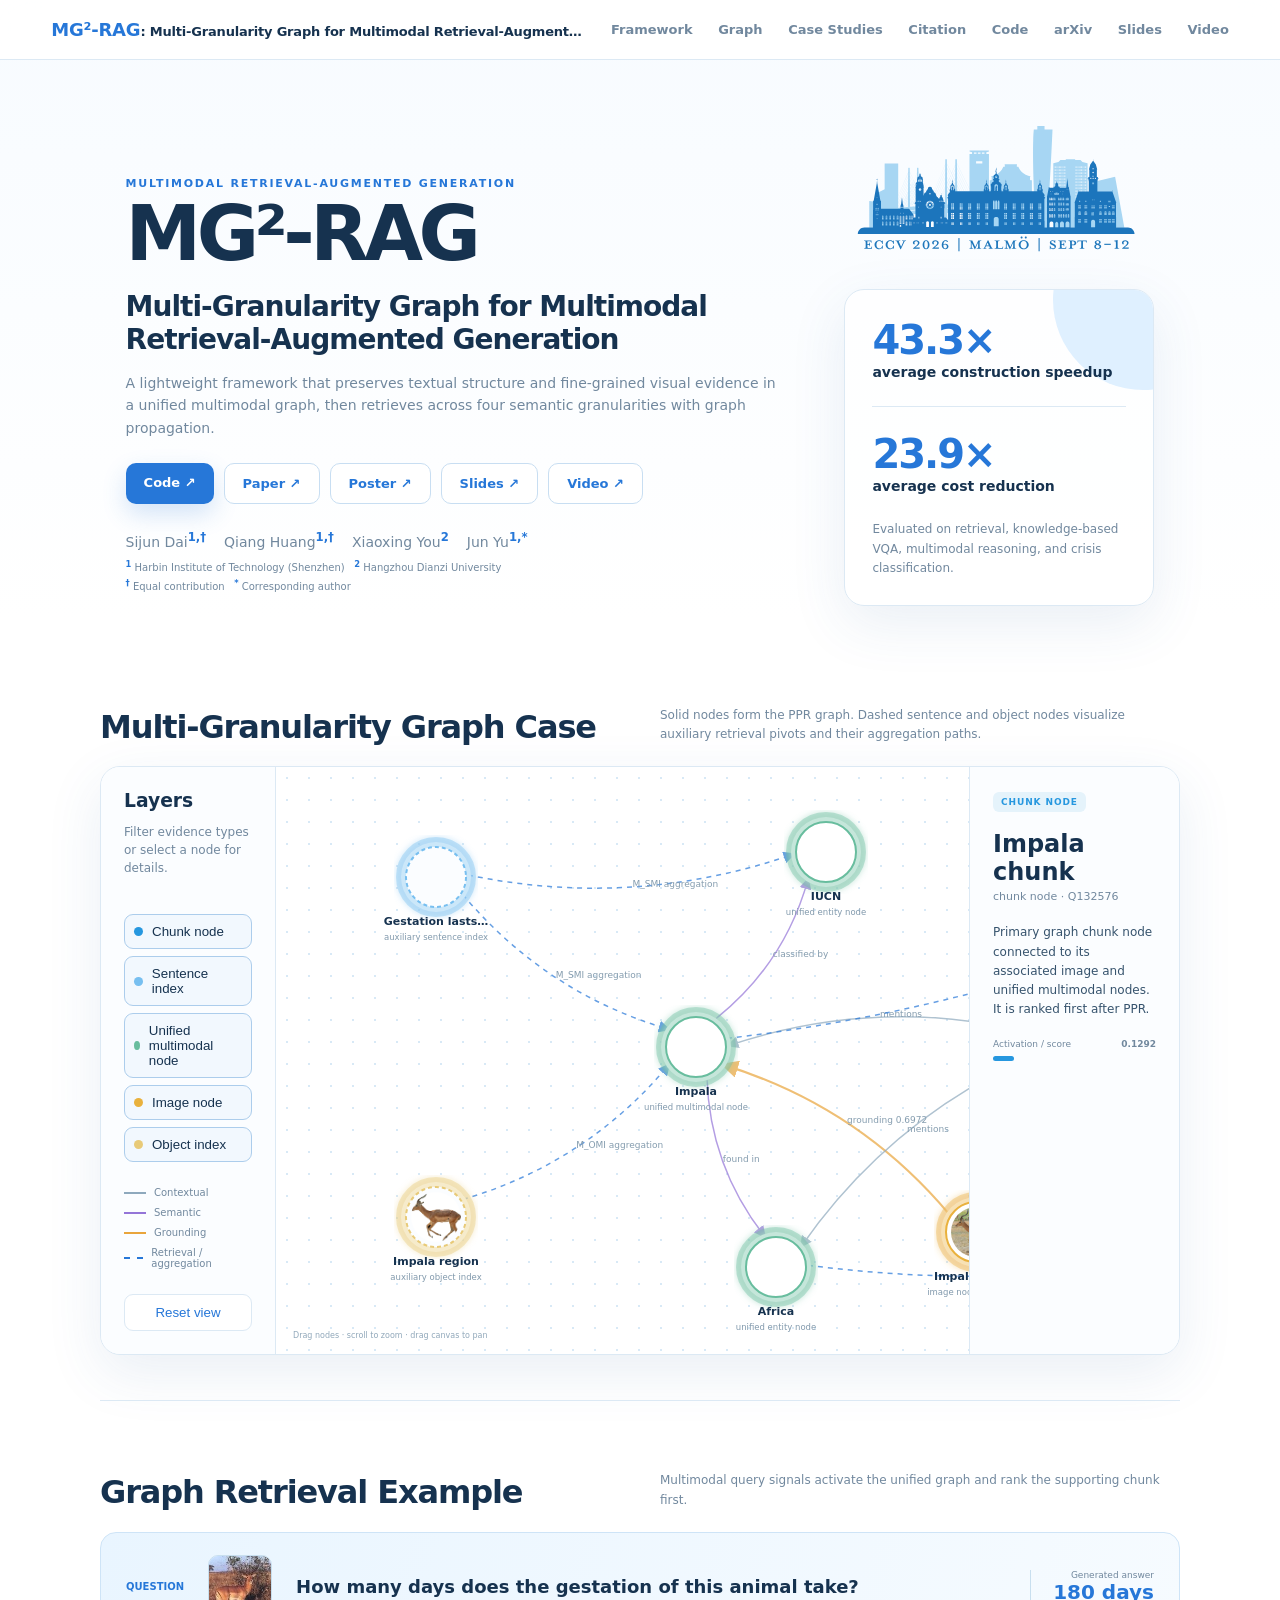
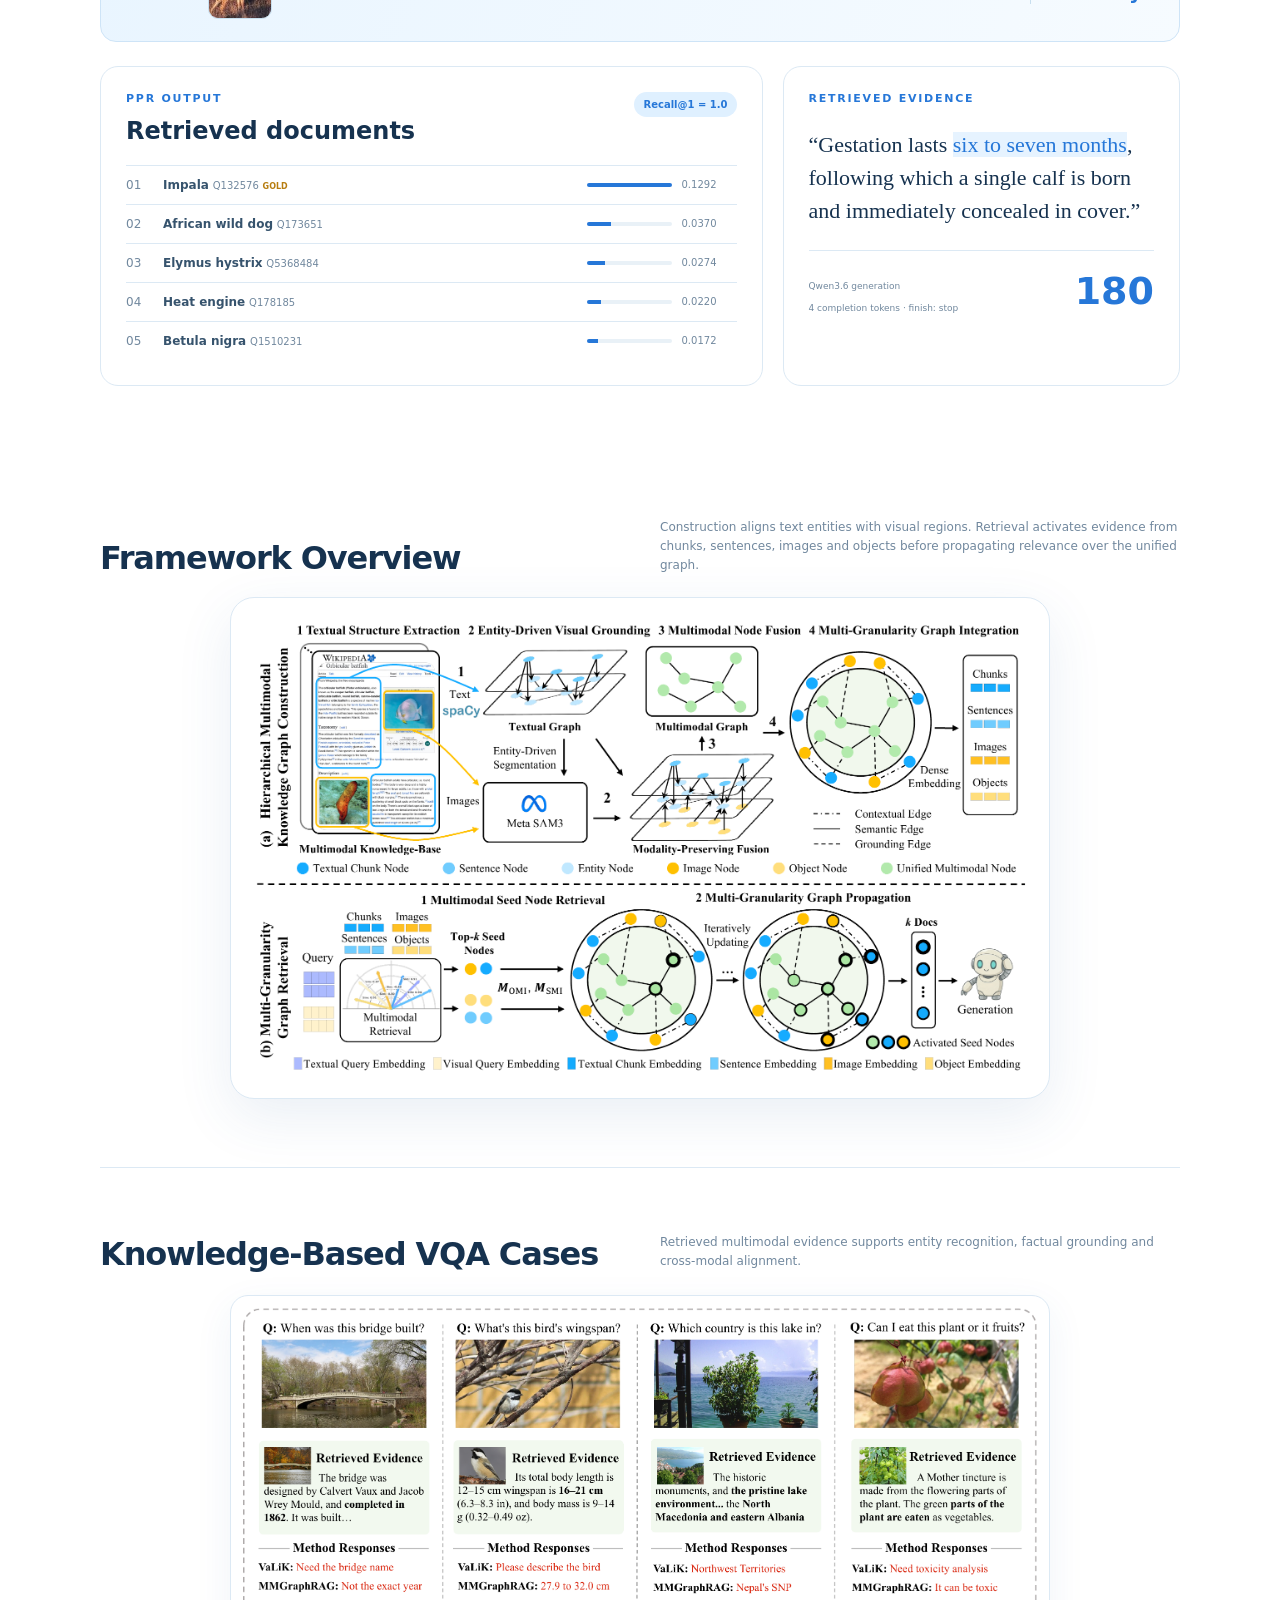
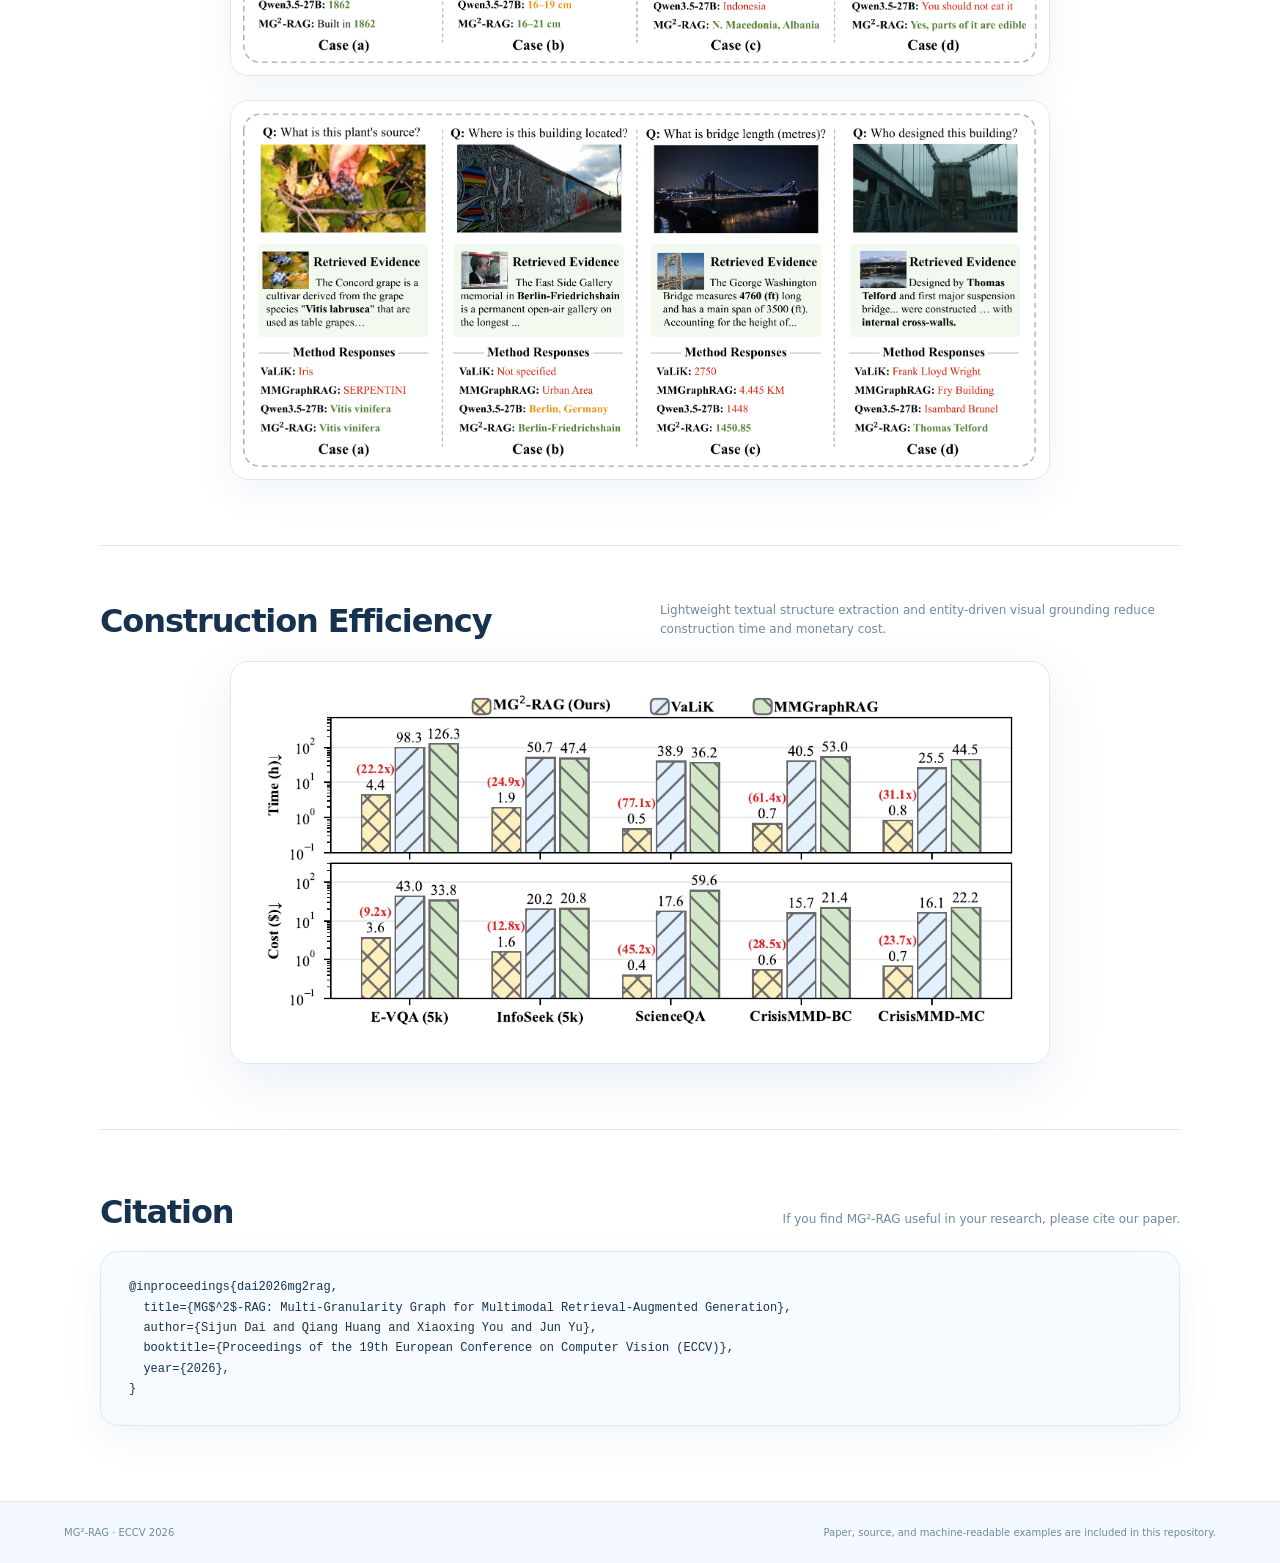
<file: examples/web/index.html>
<!doctype html>
<html lang="en">
<head>
  <meta charset="utf-8">
  <meta name="viewport" content="width=device-width, initial-scale=1">
  <meta name="description" content="MG2-RAG paper and interactive multimodal graph visualization">
  <title>MG²-RAG · Paper & Interactive Demo</title>
  <link rel="stylesheet" href="styles.css">
</head>
<body>
  <header class="topbar">
    <a class="brand" href="https://arxiv.org/abs/2604.04969"><span>MG²-RAG</span>: Multi-Granularity Graph for Multimodal Retrieval-Augmented Generation</a>
    <nav><a href="#framework">Framework</a><a href="#graph-demo">Graph</a><a href="#case-studies">Case Studies</a><a href="#citation">Citation</a><a href="https://github.com/Daboolu/MG2-RAG">Code</a><a href="https://arxiv.org/abs/2604.04969">arXiv</a><a href="https://drive.google.com/file/d/1Y3UbiskGVYvOQo-8L5vb9iaqeCc2z3-v/view?usp=drive_link" target="_blank" rel="noopener noreferrer">Slides</a><a href="https://drive.google.com/file/d/1Q6JsmeLi0vbGvQ9irAbTJMJbgB11xUgJ/view?usp=drive_link" target="_blank" rel="noopener noreferrer">Video</a></nav>
  </header>

  <main>
    <section class="hero">
      <div class="hero-copy">
        <p class="eyebrow">MULTIMODAL RETRIEVAL-AUGMENTED GENERATION</p>
        <h1>MG²-RAG</h1>
        <h2>Multi-Granularity Graph for Multimodal Retrieval-Augmented Generation</h2>
        <p class="lead">A lightweight framework that preserves textual structure and fine-grained visual evidence in a unified multimodal graph, then retrieves across four semantic granularities with graph propagation.</p>
        <div class="hero-actions"><a class="primary" href="https://github.com/Daboolu/MG2-RAG">Code ↗</a><a class="secondary" href="https://arxiv.org/abs/2604.04969">Paper ↗</a><a class="secondary" href="https://eccv.ecva.net/virtual/2026/poster/3411" target="_blank" rel="noopener noreferrer">Poster ↗</a><a class="secondary" href="https://drive.google.com/file/d/1Y3UbiskGVYvOQo-8L5vb9iaqeCc2z3-v/view?usp=drive_link" target="_blank" rel="noopener noreferrer">Slides ↗</a><a class="secondary" href="https://drive.google.com/file/d/1Q6JsmeLi0vbGvQ9irAbTJMJbgB11xUgJ/view?usp=drive_link" target="_blank" rel="noopener noreferrer">Video ↗</a></div>
        <div class="authors">
          <p><span><a href="https://scholar.google.com/citations?user=OZtZbw0AAAAJ&amp;hl=en" target="_blank" rel="noopener noreferrer">Sijun Dai<sup>1,†</sup></a></span><span><a href="https://sites.google.com/site/qianghuang2017/home" target="_blank" rel="noopener noreferrer">Qiang Huang<sup>1,†</sup></a></span><span><a href="https://scholar.google.com/citations?user=l4ZdHI4AAAAJ&amp;hl=en" target="_blank" rel="noopener noreferrer">Xiaoxing You<sup>2</sup></a></span><span><a href="https://sites.google.com/view/yu-jun" target="_blank" rel="noopener noreferrer">Jun Yu<sup>1,*</sup></a></span></p>
          <small><sup>1</sup> Harbin Institute of Technology (Shenzhen) &nbsp; <sup>2</sup> Hangzhou Dianzi University</small>
          <small><sup>†</sup> Equal contribution &nbsp; <sup>*</sup> Corresponding author</small>
        </div>
      </div>
      <div class="hero-side">
        <div class="conference-mark">
          <a href="https://eccv.ecva.net/Conferences/2026" target="_blank" rel="noopener noreferrer" aria-label="Visit the ECCV 2026 website">
            <img src="eccv-2026-logo.svg" alt="ECCV 2026, Malmö">
          </a>
        </div>
        <div class="contribution-card">
          <div class="metric"><span class="number">43.3×</span><b>average construction speedup</b></div>
          <hr>
          <div class="metric"><span class="number">23.9×</span><b>average cost reduction</b></div>
          <p>Evaluated on retrieval, knowledge-based VQA, multimodal reasoning, and crisis classification.</p>
        </div>
      </div>
    </section>

    <section id="graph-demo" class="graph-demo-section">
      <div class="section-heading"><h2>Multi-Granularity Graph Case</h2><p>Solid nodes form the PPR graph. Dashed sentence and object nodes visualize auxiliary retrieval pivots and their aggregation paths.</p></div>
      <div class="workspace">
        <aside class="control-panel">
          <div><h3>Layers</h3><p>Filter evidence types or select a node for details.</p></div>
          <div id="filters" class="filters"></div>
          <div class="edge-legend"><span><i class="contextual"></i>Contextual</span><span><i class="semantic"></i>Semantic</span><span><i class="grounding"></i>Grounding</span><span><i class="retrieval"></i>Retrieval / aggregation</span></div>
          <button id="reset-view" type="button">Reset view</button>
        </aside>
        <div id="graph-shell" class="graph-shell">
          <svg id="graph" role="img" aria-label="Interactive MG2-RAG heterogeneous graph"><defs><filter id="glow"><feGaussianBlur stdDeviation="3" result="blur"/><feMerge><feMergeNode in="blur"/><feMergeNode in="SourceGraphic"/></feMerge></filter><marker id="arrowhead" markerWidth="8" markerHeight="8" refX="7" refY="4" orient="auto"><path d="M0,0 L8,4 L0,8 z" fill="context-stroke"/></marker></defs><g id="viewport"><g id="edges"></g><g id="nodes"></g></g></svg>
          <div class="graph-hint">Drag nodes · scroll to zoom · drag canvas to pan</div>
        </div>
        <aside id="inspector" class="inspector" aria-live="polite"><div class="empty-inspector"><span>＋</span><p>Select a node</p></div></aside>
      </div>
    </section>

    <section id="example" class="example-section">
      <div class="section-heading"><h2>Graph Retrieval Example</h2><p>Multimodal query signals activate the unified graph and rank the supporting chunk first.</p></div>
      <div class="question-banner"><span>Question</span><img class="query-thumbnail" src="../showcase/impala/query_image.jpg" alt="Query image of an impala"><strong>How many days does the gestation of this animal take?</strong><div><small>Generated answer</small><b>180 days</b></div></div>
      <div class="results">
        <article class="ranking-card"><div class="mini-heading"><div><p class="eyebrow">PPR OUTPUT</p><h3>Retrieved documents</h3></div><b>Recall@1 = 1.0</b></div><div id="ranking"></div></article>
        <article class="evidence-card"><p class="eyebrow">RETRIEVED EVIDENCE</p><blockquote>“Gestation lasts <mark>six to seven months</mark>, following which a single calf is born and immediately concealed in cover.”</blockquote><div class="generation"><span>Qwen3.6 generation</span><strong>180</strong><small>4 completion tokens · finish: stop</small></div></article>
      </div>
    </section>

    <section id="framework" class="paper-figure">
      <div class="section-heading"><h2>Framework Overview</h2><p>Construction aligns text entities with visual regions. Retrieval activates evidence from chunks, sentences, images and objects before propagating relevance over the unified graph.</p></div>
      <div class="figure-frame"><img src="../../assets/figures/framework.png" alt="Complete MG2-RAG framework showing multimodal graph construction and retrieval"></div>
    </section>

    <section id="case-studies" class="case-study-section">
      <div class="section-heading"><h2>Knowledge-Based VQA Cases</h2><p>Retrieved multimodal evidence supports entity recognition, factual grounding and cross-modal alignment.</p></div>
      <article class="case-figure"><img src="../../assets/figures/vqa-casestudy-1.png" alt="VQA case studies covering a bridge, bird, lake, and edible plant"></article>
      <article class="case-figure"><img src="../../assets/figures/vqa-casestudy-2.png" alt="VQA case studies covering plant source, building location, bridge length, and building designer"></article>
    </section>

    <section class="efficiency-section">
      <div class="section-heading"><h2>Construction Efficiency</h2><p>Lightweight textual structure extraction and entity-driven visual grounding reduce construction time and monetary cost.</p></div>
      <div class="figure-frame"><img src="../../assets/figures/efficiency.png" alt="Graph construction time and cost comparison across five multimodal datasets"></div>
    </section>

    <section id="citation" class="citation-section">
      <div class="section-heading"><h2>Citation</h2><p>If you find MG²-RAG useful in your research, please cite our paper.</p></div>
      <div class="citation-block"><pre><code>@inproceedings{dai2026mg2rag,
  title={MG$^2$-RAG: Multi-Granularity Graph for Multimodal Retrieval-Augmented Generation},
  author={Sijun Dai and Qiang Huang and Xiaoxing You and Jun Yu},
  booktitle={Proceedings of the 19th European Conference on Computer Vision (ECCV)},
  year={2026},
}</code></pre></div>
    </section>
  </main>
  <footer><span>MG²-RAG · ECCV 2026</span><span>Paper, source, and machine-readable examples are included in this repository.</span></footer>
  <script src="graph-data.js"></script><script src="app.js"></script>
</body>
</html>
</file>
<file: examples/web/styles.css>
:root {
  --blue: #2677d8; --blue-2: #5ca9ef; --blue-3: #dff0ff; --sky: #f4f9ff;
  --mint: #dff7ee; --green: #55b99b; --gold: #f2bd55; --purple: #9475d8;
  --ink: #16324f; --text: #36536d; --muted: #71889e; --line: #dce9f4;
  --white: #fff; --shadow: 0 18px 55px rgba(45, 101, 153, .10);
  font-family: Inter, ui-sans-serif, system-ui, -apple-system, BlinkMacSystemFont, "Segoe UI", sans-serif;
  color: var(--text); background: white; font-synthesis: none;
}
* { box-sizing: border-box; }
html { scroll-behavior: smooth; overflow-x:clip; }
body { margin: 0; min-width:0; overflow-x:clip; background: linear-gradient(180deg, #f7fbff 0, white 620px); }
a { color: inherit; }
.topbar { height:60px; padding:0 clamp(18px,4vw,56px); display:flex; align-items:center; justify-content:space-between; gap:24px; position:sticky; top:0; z-index:20; background:rgba(255,255,255,.9); backdrop-filter:blur(18px); border-bottom:1px solid var(--line); }
.brand { min-width:0; max-width:680px; flex:1 1 auto; text-decoration:none; color:var(--ink); font-size:13px; font-weight:750; letter-spacing:-.015em; white-space:nowrap; overflow:hidden; text-overflow:ellipsis; }
.brand span { color:var(--blue); font-size:18px; }
nav { flex:0 0 auto; display:flex; gap:clamp(14px,2vw,28px); font-size:13px; font-weight:650; color:var(--muted); }
nav a { text-decoration:none; } nav a:hover { color:var(--blue); }
main { width:min(1080px,calc(100% - 36px)); margin:auto; }
.hero { min-height:420px; padding:50px 2vw 45px; display:grid; grid-template-columns:minmax(0,1fr) 310px; align-items:center; gap:clamp(32px,5vw,64px); }
.hero-copy { min-width:0; position:relative; top:28px; }
.hero-side { width:100%; min-width:0; }
.conference-mark { width:100%; margin:0 0 22px; }
.conference-mark a { display:block; }
.conference-mark img { display:block; width:100%; height:auto; }
.eyebrow { color:var(--blue); font-size:11px; letter-spacing:.16em; font-weight:850; margin:0 0 12px; }
h1 { color:var(--ink); font-size:clamp(48px,6vw,76px); line-height:.84; letter-spacing:-.06em; margin:0; }
.hero h2 { color:var(--ink); font-size:clamp(20px,2.2vw,28px); line-height:1.18; letter-spacing:-.035em; max-width:700px; margin:24px 0 16px; overflow-wrap:anywhere; }
.lead { max-width:700px; font-size:14px; line-height:1.6; color:var(--muted); }
.hero-actions { display:flex; flex-wrap:wrap; gap:10px; margin:24px 0; }
.hero-actions a { padding:12px 18px; border-radius:10px; text-decoration:none; font-size:13px; font-weight:750; }
.hero-actions .primary { background:var(--blue); color:white; box-shadow:0 10px 25px rgba(38,119,216,.2); }
.hero-actions .secondary { color:var(--blue); border:1px solid #c8def2; background:white; }
.authors { color:var(--muted); font-size:14px; line-height:1.6; }.authors p{display:flex;flex-wrap:wrap;gap:5px 18px;margin:0 0 5px}.authors small{display:block;font-size:10px}.authors sup{color:var(--blue);font-weight:750}
.authors a { display:inline-block; color:inherit; text-decoration:none; transform-origin:center; transition:color .18s ease,transform .18s ease; }
.authors a:hover { color:var(--blue); transform:scale(1.04); }
.contribution-card { width:100%; min-width:0; border:1px solid var(--line); border-radius:20px; background:rgba(255,255,255,.82); box-shadow:var(--shadow); padding:27px; position:relative; overflow:hidden; }
.contribution-card:before { content:""; position:absolute; width:180px; height:180px; border-radius:50%; background:var(--blue-3); right:-80px; top:-80px; }
.contribution-card .number { display:block; color:var(--blue); font-size:40px; font-weight:850; letter-spacing:-.05em; }
.contribution-card .metric { min-width:0; position:relative; z-index:1; }.contribution-card b { display:block; color:var(--ink); font-size:14px; line-height:1.35; overflow-wrap:break-word; }.contribution-card hr { border:0; border-top:1px solid var(--line); margin:24px 0; }.contribution-card p { position:relative; z-index:1; color:var(--muted); line-height:1.6; font-size:12px; margin:25px 0 0; }

section { scroll-margin-top:90px; }
.section-heading { display:flex; align-items:end; justify-content:space-between; gap:4vw; margin-bottom:22px; }
.section-heading h2 { color:var(--ink); font-size:clamp(23px,2.5vw,32px); letter-spacing:-.035em; line-height:1.08; margin:0; }
.section-heading > p { max-width:520px; color:var(--muted); line-height:1.6; font-size:12px; margin:0; }
.paper-figure { padding:52px 0 68px; }
.figure-frame { border:1px solid var(--line); border-radius:24px; padding:20px; background:white; box-shadow:var(--shadow); position:relative; }
.figure-frame img { width:100%; display:block; }.figure-frame a { position:absolute; right:28px; bottom:25px; background:rgba(255,255,255,.94); border:1px solid var(--line); padding:9px 12px; border-radius:8px; color:var(--blue); text-decoration:none; font-size:11px; font-weight:750; }
.paper-figure .figure-frame,
.case-figure,
.efficiency-section .figure-frame { max-width:820px; margin-left:auto; margin-right:auto; }
.efficiency-section { padding:55px 0 65px; border-top:1px solid var(--line); }
.efficiency-section .figure-frame { max-width:820px; margin:0 auto; padding:24px; border-radius:18px; }

.method-section { padding:65px 0; border-top:1px solid var(--line); }
.method-grid { display:grid; grid-template-columns:repeat(4,1fr); gap:18px; }
.method-grid article { border:1px solid var(--line); border-radius:18px; padding:20px; background:linear-gradient(150deg,#fff,#f8fbff); min-height:235px; }
.method-grid article > span { color:#9ab3c9; font-size:11px; font-weight:800; }
.method-icon { width:52px; height:52px; display:grid; place-items:center; border-radius:15px; margin:25px 0; font-size:21px; font-weight:850; }
.text-icon { color:var(--blue); background:var(--blue-3); }.grounding-icon { color:#b98117; background:#fff3d7; }.fusion-icon { color:#4a9a80; background:var(--mint); }.graph-icon { color:var(--purple); background:#eee9ff; }
.method-grid h3 { color:var(--ink); font-size:18px; margin:0 0 10px; }.method-grid p { color:var(--muted); line-height:1.65; font-size:13px; }
.graph-definition { margin-top:22px; display:grid; grid-template-columns:1fr 1fr; border:1px solid var(--line); border-radius:18px; overflow:hidden; }
.graph-definition > div { padding:24px 28px; background:var(--sky); }.graph-definition > div+div { border-left:1px solid var(--line); background:#fbfdff; }
.graph-definition small { display:block; color:var(--blue); letter-spacing:.13em; font-weight:800; font-size:9px; }.graph-definition strong { display:block; color:var(--ink); margin:12px 0 6px; font-family:Georgia,serif; font-size:19px; }.graph-definition p { color:var(--muted); font-size:12px; margin:0; }

.retrieval-section { padding:65px 2.5vw; background:var(--sky); border-radius:24px; }
.retrieval-flow { display:grid; grid-template-columns:1fr auto 1fr auto 1.4fr auto 1fr auto 1fr auto 1fr; gap:13px; align-items:center; }
.retrieval-flow div { min-height:105px; display:flex; flex-direction:column; justify-content:center; padding:16px; border:1px solid #cfe3f5; background:white; border-radius:14px; text-align:center; }.retrieval-flow b { color:var(--ink); font-size:13px; }.retrieval-flow small { color:var(--muted); font-size:10px; margin-top:8px; }.retrieval-flow em { color:var(--blue); font-style:normal; }.retrieval-flow > i { color:#9bb5cb; text-align:center; }

.graph-demo-section { padding:55px 0 45px; }
.workspace { width:100%; min-height:540px; display:grid; grid-template-columns:175px minmax(440px,1fr) 210px; border:1px solid var(--line); border-radius:20px; overflow:hidden; background:white; box-shadow:var(--shadow); }
.control-panel,.inspector { padding:23px; background:#fbfdff; }.control-panel { border-right:1px solid var(--line); display:flex; flex-direction:column; gap:25px; }.control-panel h3 { color:var(--ink); margin:0 0 8px; }.control-panel p { color:var(--muted); font-size:12px; line-height:1.5; }
.filters { display:flex; flex-direction:column; gap:7px; }.filter { display:flex; align-items:center; gap:9px; width:100%; border:1px solid var(--line); border-radius:9px; background:white; color:var(--muted); padding:9px; cursor:pointer; text-align:left; }.filter i { width:9px; height:9px; border-radius:50%; background:var(--node-color); }.filter.active { color:var(--ink); border-color:#accdec; background:#f2f8fe; }
.edge-legend { display:grid; gap:9px; color:var(--muted); font-size:10px; }.edge-legend span { display:flex; gap:8px; align-items:center; }.edge-legend i { width:22px; height:2px; display:block; }.edge-legend .contextual{background:#8ea9bd}.edge-legend .semantic{background:var(--purple)}.edge-legend .grounding{background:#e9a53c}.edge-legend .retrieval{border-top:2px dashed var(--blue)}
#reset-view { margin-top:auto; border:1px solid var(--line); background:white; color:var(--blue); padding:10px; border-radius:9px; cursor:pointer; }
.graph-shell { position:relative; overflow:hidden; background-color:white; background-image:radial-gradient(#d8e9f6 1px,transparent 1px); background-size:22px 22px; cursor:grab; }.graph-shell:active{cursor:grabbing}#graph{width:100%;height:100%;min-height:540px;display:block}.graph-hint{position:absolute;left:17px;bottom:14px;color:#91a8ba;font-size:8px}
.edge{fill:none;stroke-width:1.5;opacity:.7;marker-end:url(#arrowhead)}.edge.contextual{stroke:#8ea9bd}.edge.semantic{stroke:var(--purple)}.edge.grounding{stroke:#e9a53c;stroke-width:2.2}.edge.retrieval{stroke:var(--blue);stroke-dasharray:5 5}.edge-label{fill:#849cae;font-size:9px;pointer-events:none}
.node{cursor:pointer;transition:opacity .2s}.node .halo{fill:white;stroke:var(--node-color);stroke-opacity:.12;stroke-width:10}.node .body{fill:white;stroke:var(--node-color);stroke-width:2}.node[data-type="sentence"] .body,.node[data-type="object"] .body{stroke-dasharray:4 3;fill:#fbfdff}.node.active .halo{stroke-opacity:.38;filter:url(#glow)}.node text{pointer-events:none;text-anchor:middle}.node .label{fill:var(--ink);font-size:11px;font-weight:750}.node .subtitle{fill:#8199ac;font-size:8.5px}.node image{pointer-events:none;clip-path:circle(25px at center)}.hidden{opacity:.07!important;pointer-events:none}
.inspector { border-left:1px solid var(--line); }.empty-inspector{height:100%;display:grid;place-content:center;text-align:center;color:#9ab0c0}.inspector-tag{display:inline-flex;padding:5px 8px;border-radius:6px;background:color-mix(in srgb,var(--node-color),white 88%);color:var(--node-color);font-size:9px;text-transform:uppercase;letter-spacing:.1em;font-weight:850}.inspector h3{color:var(--ink);font-size:24px;margin:18px 0 4px}.inspector .sub{color:var(--muted);font-size:11px}.inspector img{width:100%;max-height:190px;object-fit:contain;margin-top:20px;border-radius:11px;background:white;border:1px solid var(--line)}.inspector .detail{color:var(--text);line-height:1.6;font-size:12px;margin-top:20px}.score-meter{margin-top:20px}.score-meter div{display:flex;justify-content:space-between;color:var(--muted);font-size:9px;margin-bottom:7px}.score-meter i{display:block;height:5px;border-radius:5px;background:var(--node-color);width:var(--score-width)}

.example-section { padding:100px 0 20px; border-top:1px solid var(--line); }.question-banner { display:grid; grid-template-columns:auto auto 1fr auto; gap:24px; align-items:center; background:linear-gradient(110deg,#e9f5ff,#f6fbff); border:1px solid #cee4f7; border-radius:16px; padding:22px 25px; margin-bottom:24px; }.question-banner > span { color:var(--blue); font-size:10px; font-weight:850; text-transform:uppercase; }.query-thumbnail { width:64px; height:64px; object-fit:cover; border:1px solid #c8dfef; border-radius:10px; background:white; }.question-banner > strong { color:var(--ink); font-size:18px; }.question-banner > div { text-align:right; border-left:1px solid #c8dfef; padding-left:22px; }.question-banner small { display:block;color:var(--muted);font-size:9px}.question-banner b{color:var(--blue);font-size:20px}
.visual-strip{display:grid;grid-template-columns:1fr auto 1fr auto 1fr;gap:17px;align-items:center}.media-card{border:1px solid var(--line);background:white;border-radius:17px;padding:12px;position:relative;box-shadow:0 10px 35px rgba(65,112,153,.07)}.media-card img{width:100%;height:230px;object-fit:contain;display:block;border-radius:11px;background:#f7fafc}.media-label{padding:3px 3px 11px;color:var(--muted);font-size:11px;font-weight:700}.media-label span{color:var(--blue);margin-right:8px}.arrow{color:var(--blue);font-size:22px}.confidence{position:absolute;right:22px;bottom:21px;background:rgba(255,255,255,.92);border:1px solid var(--line);border-radius:30px;padding:7px 11px;font-size:11px;box-shadow:0 5px 18px rgba(30,80,120,.1)}.confidence b{color:var(--blue);margin-left:6px}
.results{display:grid;grid-template-columns:1.25fr .75fr;gap:20px;margin:24px 0 90px}.ranking-card,.evidence-card{border:1px solid var(--line);border-radius:18px;background:white;padding:25px}.mini-heading{display:flex;justify-content:space-between;align-items:start;margin-bottom:20px}.mini-heading h3{color:var(--ink);font-size:24px;margin:0}.mini-heading>b{color:var(--blue);font-size:10px;background:var(--blue-3);padding:7px 9px;border-radius:20px}.rank-row{display:grid;grid-template-columns:27px 1fr 85px 55px;align-items:center;gap:10px;padding:12px 0;border-top:1px solid var(--line);font-size:12px}.rank-row .rank,.rank-row small{color:var(--muted)}.score-bar{height:4px;background:#e9f1f7;border-radius:3px;overflow:hidden}.score-bar i{height:100%;display:block;background:var(--blue)}.gold-pill{color:#b77d10;font-size:8px;font-weight:850}.evidence-card blockquote{font-family:Georgia,serif;color:var(--ink);font-size:22px;line-height:1.5;margin:23px 0}.evidence-card mark{color:var(--blue);background:#e6f3ff}.generation{border-top:1px solid var(--line);padding-top:18px;display:grid;grid-template-columns:1fr auto;align-items:end}.generation span,.generation small{color:var(--muted);font-size:9px}.generation strong{color:var(--blue);font-size:38px;grid-row:span 2}
.gallery{padding:50px 0 90px}.gallery-grid{display:grid;grid-template-columns:repeat(3,1fr);gap:18px}.gallery-item{border:1px solid var(--line);border-radius:17px;overflow:hidden;background:white}.gallery-images{height:220px;display:grid;grid-template-columns:1fr 1fr;background:#f7fafc}.gallery-images img{width:100%;height:100%;object-fit:contain;padding:8px}.gallery-meta{padding:14px 16px;display:flex;justify-content:space-between;font-size:11px}.gallery-meta b{color:var(--ink)}.gallery-meta span{color:var(--blue)}
.example-section { padding-top:70px; }
.example-section .results { margin-bottom:60px; }
.case-study-section { padding:65px 0; border-top:1px solid var(--line); }
.case-figure { position:relative; margin-top:24px; padding:12px; border:1px solid var(--line); border-radius:18px; background:white; box-shadow:0 12px 38px rgba(45,101,153,.07); }
.case-figure img { width:100%; display:block; border-radius:10px; }.case-figure a { position:absolute; right:23px; bottom:22px; padding:8px 11px; border:1px solid var(--line); border-radius:8px; background:rgba(255,255,255,.94); color:var(--blue); text-decoration:none; font-size:10px; font-weight:750; }
.citation-section { padding:65px 0 75px; border-top:1px solid var(--line); }
.citation-block { border:1px solid var(--line); border-radius:18px; background:#f7fbff; box-shadow:0 12px 38px rgba(45,101,153,.07); overflow:auto; }
.citation-block pre { margin:0; padding:25px 28px; color:var(--ink); font:12px/1.7 ui-monospace,SFMono-Regular,Menlo,Monaco,Consolas,"Liberation Mono",monospace; }
.citation-block code { font:inherit; }
footer{border-top:1px solid var(--line);padding:25px clamp(20px,5vw,78px);display:flex;justify-content:space-between;color:var(--muted);font-size:10px;background:var(--sky)}
@media(max-width:1100px){.method-grid{grid-template-columns:1fr 1fr}.retrieval-flow{display:flex;flex-wrap:wrap}.retrieval-flow div{flex:1;min-width:140px}.workspace{grid-template-columns:190px 1fr}.inspector{display:none}.results{grid-template-columns:1fr}}
@media(max-width:760px){main{width:calc(100% - 22px)}nav{display:none}.hero{grid-template-columns:1fr;padding:38px 8px 50px;gap:28px}.hero-copy{top:0}.hero-side{max-width:310px}.section-heading{display:block}.section-heading>p{margin-top:18px}.method-grid,.graph-definition{grid-template-columns:1fr}.graph-definition>div+div{border-left:0;border-top:1px solid var(--line)}.workspace{grid-template-columns:1fr}.control-panel{border-right:0;border-bottom:1px solid var(--line)}.filters{display:grid;grid-template-columns:1fr 1fr}#graph{min-height:560px}.question-banner{grid-template-columns:1fr}.question-banner>div{border-left:0;border-top:1px solid #c8dfef;padding:12px 0 0;text-align:left}footer{flex-direction:column;gap:7px}}
</file>
